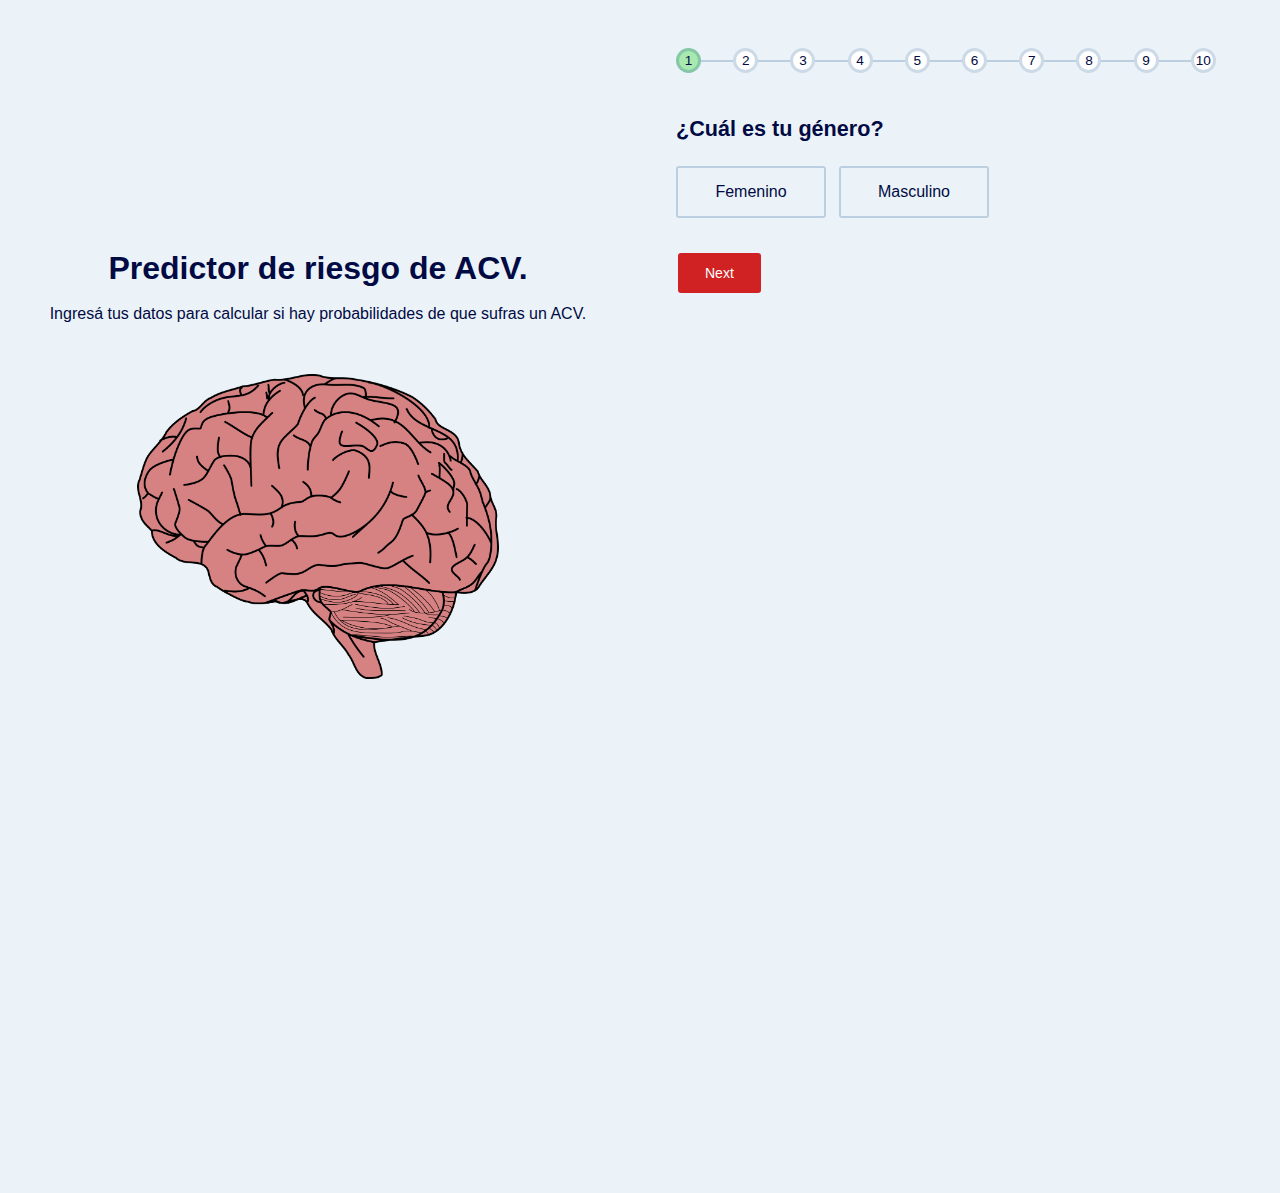
<file: web-app/templates/index.html>
<!doctype html>
<html lang="en">

<head>
  <meta charset="utf-8">
  <link rel="stylesheet" type="text/css" href="../static/styles/styles.css" />
  <title>Predicción de accidente cardiovascular</title>

</head>

<body style="background-color: rgb(87 158 209 / 12%);">


  <div class="container">
    <header class="header">
      <h1 id="title" class="header__title">Predictor de riesgo de ACV.</h1>
      <p id="description" class="header__description">
        Ingresá tus datos para calcular si hay probabilidades de que sufras un ACV.
      </p>
      <img src="../static/brain_pic.png" alt="" aria-hidden="true" class="illustration" />
    </header>
    <main class="main">
      <form action="#" method="GET" id="survey-form" class="survey" novalidate>
        <div class="progressbar" tabindex="0" role="progressbar" aria-valuemin="1" aria-valuemax="5" aria-valuenow="1">
          <span class="progressbar__step active" aria-hidden="true"></span>
          <span class="progressbar__step" aria-hidden="true"></span>
          <span class="progressbar__step" aria-hidden="true"></span>
          <span class="progressbar__step" aria-hidden="true"></span>
          <span class="progressbar__step" aria-hidden="true"></span>
          <span class="progressbar__step" aria-hidden="true"></span>
          <span class="progressbar__step" aria-hidden="true"></span>
          <span class="progressbar__step" aria-hidden="true"></span>
          <span class="progressbar__step" aria-hidden="true"></span>
          <span class="progressbar__step" aria-hidden="true"></span>
        </div>

        <section class="survey__panel survey__panel--current" aria-hidden="false" data-index="1" data-panel="firstPanel"
          data-requirement="option">
          <h2 class="survey__panel__question">
            <span class="visuallyhidden">Question 1 of 9</span>¿Cuál es tu género?
          </h2>
          <div class="survey__panel__period">
            <div class="form-group">
              <input id="gen_fem" type="radio" name="question_1" value="female" />
              <label for="gen_fem">Femenino</label>
            </div>
            <div class="form-group">
              <input id="gen_masc" type="radio" name="question_1" value="male" />
              <label for="gen_masc">Masculino</label>
            </div>
          </div>
          <p class="error-message"></p>
        </section>

        <section class="survey__panel" aria-hidden="true" data-index="2" data-panel="secondPanel"
          data-requirement="option">
          <h2 class="survey__panel__question">
            <span class="visuallyhidden">Question 2 of 9 </span>¿Sufris de hipertension?
          </h2>
          <div class="survey__panel__satisfaction">
            <div class="form-group">
              <input id="hypertension_yes" type="radio" class="radiobox" name="question_2" value="yes" />
              <label for="hypertension_yes">Sí</label>
            </div>
            <div class="form-group">
              <input id="hypertension_no" type="radio" class="radiobox" name="question_2" value="no" />
              <label for="hypertension_no">No</label>
            </div>
          </div>
          <p class="error-message"></p>
        </section>

        <section class="survey__panel" aria-hidden="true" data-index="3" data-panel="thirdPanel"
          data-requirement="checkbox">
          <h2 class="survey__panel__question">
            <span class="visuallyhidden">Question 3 of 9 </span>¿Sufris alguna enfermedad del corazón?
          </h2>
          <div class="survey__panel__hearabout">
            <div class="form-group">
              <input type="radio" class="radiobox" id="coronary_yes" name="question_3" value="yes" />
              <label for="coronary_yes">Sí</label>
            </div>
            <div class="form-group">
              <input type="radio" class="radiobox" id="coronary_no" name="question_3" value="no" />
              <label for="coronary_no">No</label>
            </div>
          </div>
          <p class="error-message"></p>
        </section>

        <section class="survey__panel" aria-hidden="true" data-index="4" data-panel="fourthPanel"
          data-requirement="option">
          <h2 class="survey__panel__question">
            <span class="visuallyhidden">Question 4 of 9 </span>¿Alguna vez estuviste casado/a?
          </h2>
          <div class="survey__panel__recommendation">
            <div class="form-group">
              <input type="radio" class="radiobox" name="question_4" id="married_no" value="no" />
              <label for="married_no">No</label>
            </div>
            <div class="form-group">
              <input type="radio" class="radiobox" name="question_4" id="married_yes" value="yes" />
              <label for="married_yes">Yes</label>
            </div>
          </div>
          <p class="error-message"></p>
        </section>

        <section class="survey__panel" aria-hidden="true" data-index="5" data-panel="fifthPanel">
          <h2 class="survey__panel__question">
            <!--
                        acá creo que debería poner otra clase para que se centre mejor pero por ahora 
                        que funcion así
                    -->
            <span class="visuallyhidden">Question 5 of 9 </span>¿Cuál es tu tipo de trabajo?
          </h2>
          <div>
            <div class="survey__panel__personaldetails">
              <div class="survey__panel__period">
                <div class="form-group">
                  <input id="work_type_children" type="radio" name="question_5" value="children" />
                  <label for="work_type_children">Niño</label>
                </div>
                <div class="survey__panel__period">
                  <div class="form-group">
                    <input id="gen_fem" type="radio" name="question_5" value="govt_job" />
                    <label for="gen_fem">Sector público</label>
                  </div>
                </div>
                <div class="survey__panel__personaldetails">
                  <div class="survey__panel__period">
                    <div class="form-group">
                      <input id="gen_fem" type="radio" name="question_5" value="never_worked" />
                      <label for="gen_fem">Sector privado</label>
                    </div>
                    <div class="survey__panel__period">
                      <div class="form-group">
                        <input id="gen_fem" type="radio" name="question_5" value="private" />
                        <label for="gen_fem">Nunca trabajé</label>
                      </div>
                    </div>
                    <div class="survey__panel__personaldetails">
                      <div class="survey__panel__period">
                        <div class="form-group">
                          <input id="gen_fem" type="radio" name="question_5" value="self_employed" />
                          <label for="gen_fem">Autonómo</label>
                        </div>
                      </div>
                    </div>
                    <p class="error-message"></p>
        </section>

        <section class="survey__panel" aria-hidden="true" data-index="6" data-panel="sixthPanel">
          <h2 class="survey__panel__question">
            <span class="visuallyhidden">Question 6 of 9 </span>¿Cuál es tu tipo de residencia?
          </h2>
          <div class="survey__panel__period">
            <div class="form-group">
              <input id="res_rural" type="radio" name="question_6" value="rural" />
              <label for="res_rural">Rural</label>
            </div>
            <div class="form-group">
              <input id="res_urb" type="radio" name="question_6" value="urban" />
              <label for="res_urb">Urbano</label>
            </div>
          </div>
          <p class="error-message"></p>
        </section>

        <section class="survey__panel" aria-hidden="true" data-index="7" data-panel="seventhPanel">
          <h2 class="survey__panel__question">
            <span class="visuallyhidden">Question 7 of 9 </span>¿Cuál es tu nivel de glucosa?
          </h2>

          <div class="survey__panel__period">

            <input class = "numericInput" id="lvl_glucosa" type="number" name="question_7" />

          </div>
          <p class="error-message"></p>
        </section>

        <section class="survey__panel" aria-hidden="true" data-index="8" data-panel="eighthPanel">
          <h2 class="survey__panel__question">
            <span class="visuallyhidden">Question 8 of 9 </span>¿Cuál es tu edad?
          </h2>
          <div class="survey__panel__period">
            <div class="form-group">
              <input class = "numericInput" id="res_rural" type="number" name="question_8" />
            </div>

          </div>
          <p class="error-message"></p>
        </section>

        <section class="survey__panel" aria-hidden="true" data-index="9" data-panel="sixthPanel">
          <h2 class="survey__panel__question">
            <span class="visuallyhidden">Question 9 of 10 </span>¿Cuál es tu peso? ¿Y altura?
          </h2>
          <div>
            <div class="survey__panel__period">
              <div class="form-group">
                <input  class = "numericInput" id="height" type="number" name="question_9_weight" placeholder="Peso en kilos" />
              </div>
            </div>
            <div>
              <div class="survey__panel__period">
                <div class="form-group">
                  <input  class = "numericInput" id="weight" type="number" name="question_9_height" placeholder="Altura en centímetros" />
                </div>

              </div>

            </div>
            <p class="error-message"></p>
        </section>

        <section class="survey__panel" aria-hidden="true" data-index="10" data-panel="tenthPanel">
          <h2 class="survey__panel__question">
            <!--
                        acá creo que debería poner otra clase para que se centre mejor pero por ahora 
                        que funcion así
                    -->
            <span class="visuallyhidden">Question 10 of 10 </span>¿Qué tan frecuentemente fumas?
          </h2>
          <div>
            <div class="survey__panel__personaldetails">
              <div class="survey__panel__period">
                <div class="form-group">
                  <input id="smokes_never" type="radio" name="question_10" value="never smoked" />
                  <label for="smokes_never">Nunca Fumé </label>
                </div>
                <div class="survey__panel__period">
                  <div class="form-group">
                    <input id="smokes_formerly" type="radio" name="question_10" value="formerly smoked" />
                    <label for="smokes_formerly">Fumé, pero ya no</label>
                  </div>
                </div>
                <div class="survey__panel__personaldetails">
                  <div class="survey__panel__period">
                    <div class="form-group">
                      <input id="smokes" type="radio" name="question_10" value="smokes" />
                      <label for="smokes">Actualmente fumo</label>
                    </div>
                  </div>
                </div>
                <p class="error-message"></p>
        </section>

        <section class="survey__panel" aria-hidden="true" data-index="11" data-panel="finalPanel" name="final">
          <h2 class="survey__panel__question">
            <span class="visuallyhidden">Respuesta </span>¿Pertenecés a un grupo de riesgo?
          </h2>
          <p>
            Sos riesgoso
          </p>
          <p class="error-message"></p>
        </section>




        <div class="form-buttons">
          <button class="button" type="button" name="prev" disabled="disabled" aria-label="Previous" aria-hidden="true">
            Prev
          </button>
          <button class="button" type="button" name="next" aria-label="Next" aria-hidden="false">Next</button>
          <button class="button" type="submit" id="submit" name="submit" disabled="disabled" aria-hidden="true">
            Submit
          </button>
        </div>
      </form>
      <div class="hidden" id="response" aria-hidden="true">
        <h2 id= "textResponse"></h2>
      </div>
    </main>
  </div>

  <!-- <script src="https://cdn.freecodecamp.org/testable-projects-fcc/v1/bundle.js"></script> -->
  <script src = "../static/questions.js"></script>
  <script src = "../static/changingHTML.js"></script>


</body>



</html>


<!--

    1. Aparezcan en la pantalla todas las variables a considerar
    2. Mandar datos del front al back 
        2.1 back recibe los datos 
        2.2 back manda datos a la api 
    3. responder el resultado a la consulta
    4. cambiar el diseño de la pantalla EN FUNCIÓN del resultado en 3 
    5. dejar linda la pagina :P


-->
</file>
<file: web-app/static/styles/styles.css>
*,
*::before,
*::after {
  box-sizing: border-box;
}

:root {
  --darkBlue: #010a43;
  --lightGreen: #a7e9af;
  --whiteClr: #fff;
  --lightBlue: rgba(0, 64, 128, 0.2);
  --intenseBlue: #46b3e6;
}

:focus {
  outline: 2px solid #f8dc88;
}

html {
  line-height: 1.15;
  -webkit-text-size-adjust: 100%;
}

body {
  min-height: 100vh;
  margin: 0;
  padding: 1rem;
  font-family: "Roboto", sans-serif;
  color: var(--darkBlue);
  background-color: #fdfdfd;
}

.container {
  min-height: 100vh;
  display: grid;
  grid-gap: 40px;
  align-content: center;
}

.main {
  display: block;
  align-self: start;
  height:100vh;
}

button,
input,
select,
textarea {
  font-family: inherit;
  font-size: 100%;
  line-height: 1.15;
  margin: 0;
}

button,
input {
  overflow: visible;
}

button,
select {
  text-transform: none;
}

button,
[type="button"],
[type="submit"] {
  -webkit-appearance: button;
}

button::-moz-focus-inner,
[type="button"]::-moz-focus-inner,
[type="submit"]::-moz-focus-inner {
  border-style: none;
  padding: 0;
}

button:-moz-focusring,
[type="button"]:-moz-focusring,
[type="submit"]:-moz-focusring {
  outline: 1px dotted ButtonText;
}

[type="checkbox"],
[type="radio"] {
  box-sizing: border-box;
  padding: 0;
}

[type="number"]::-webkit-inner-spin-button,
[type="number"]::-webkit-outer-spin-button {
  height: auto;
}


.header {
  align-self: center;
  text-align: center;
}

.header__title {
  margin: 0;
  font-size: 2em;
  line-height: 1.2;
}

.header__description {
  margin-bottom: 3rem;
  font-size: 1em;
  line-height: 1.4;
}

main.submission {
  align-self: center;
  justify-self: center;
}

h2.submission {
  text-align: center;
}

.illustration {
  width: 60%;
  border-style: none;
}

label {
  cursor: pointer;
}

@media (min-width: 700px) {
  .container {
    grid-template-columns: 1fr 1fr;
    max-width: 1400px;
    margin: 0 auto;
    align-items: center;
  }

  .header,
  .main {
    grid-row: 1;
  }
}

.progressbar {
  margin: 2rem 1rem 2rem;
  display: flex;
  flex-direction: row;
  justify-content: space-between;
  counter-reset: list;
  height: 20px;
}

.progressbar__step {
  position: relative;
  width: 20%;
  line-height: 1.4;
}

.progressbar__step.active:before {
  background-color: var(--lightGreen);
}

.progressbar__step:nth-child(n+2)::after {
  content: "";
  position: absolute;
  left: -100%;
  top: 12px;
  z-index: -1;
  width: 100%;
  height: 2px;
  background-color: var(--lightBlue);
}

.progressbar__step.active:nth-child(n+2)::after {
  background-color: var(--lightGreen);
}

.progressbar__step:before {
  counter-increment: list;
  content: counter(list);
  position: absolute;
  display: block;
  width: 25px;
  height: 25px;
  font-size: 0.85rem;
  background-color: var(--whiteClr);
  text-align: center;
  border: 3px solid var(--lightBlue);
  border-radius: 100%;
}

.survey {
  display: flex;
  flex-direction: column;
}

.survey__panel {
  display: none;
  padding: 1rem;
}

.survey__panel--current {
  display: block;
}

.survey__panel__question {
  margin: 0 0 1.5rem;
  font-size: 1.35em;
  line-height: 1.2;
}

.survey__panel strong {
  --darkGrey: #4b4b4b;
  display: block;
  margin-bottom: 0.3rem;
  font-weight: normal;
  font-size: 0.95rem;
  color: var(--darkGrey);
}

.error-message {
  --errClr: #b80d57;
  height: 14px;
  margin-bottom: 0;
  margin-top: 5px;
  font-size: 0.85rem;
  color: var(--errClr);
}

[role="alert"] {
  display: block;
}

input::-webkit-outer-spin-button,
input::-webkit-inner-spin-button {
  -webkit-appearance: none;
  margin: 0;
}
.survey__panel__period {
  display: grid;
  grid-gap: 13px;
  grid-template-columns: repeat(2, 150px);
}

.survey__panel__period [type="radio"] {
  opacity: 0;
  display: block;
  width: 150px;
  height: 50px;
  position: absolute;
  z-index: 1;
  cursor: pointer;
}

.survey__panel__period label {
  display: inline-block;
  position: relative;
  width: 150px;
  padding: 15px 30px;
  border: 2px solid var(--lightBlue);
  text-align: center;
  border-radius: 3px;
}

.survey__panel__period label:hover,
.survey__panel__period [type="radio"]:checked + label {
  border-color: var(--intenseBlue);
  background: aliceblue;
}

.review__period [type="radio"]:checked + label {
  border: var(--intenseBlue);
}

.radiobox,
.radiobox:checked,
.radiobox:not(:checked),
.checkbox,
.checkbox:not(:checked) {
  opacity: 0;
}

.radiobox:checked + label,
.radiobox:not(:checked) + label,
.checkbox:checked + label,
.checkbox:not(:checked) + label {
  position: relative;
  padding-left: 30px;
}

.radiobox:checked + label:before,
.radiobox:not(:checked) + label:before,
.checkbox:checked + label:before,
.checkbox:not(:checked) + label:before {
  content: "";
  position: absolute;
  left: 0;
  top: 0;
  width: 18px;
  height: 18px;
  border: 1px solid #ddd;
  border-radius: 100%;
  background-color: var(--whiteClr);
}

.radiobox:checked + label:after,
.radiobox:not(:checked) + label:after {
  content: "";
  width: 8px;
  height: 8px;
  background-color: var(--intenseBlue);
  position: absolute;
  left: 5px;
  top: 5px;
  border-radius: 100%;
  transition: transform 0.2s cubic-bezier(0.785, 0.135, 0.15, 0.86),
    opacity 0.2s cubic-bezier(0.785, 0.135, 0.15, 0.86);
}

.radiobox:not(:checked) + label:after,
.checkbox:not(:checked) + label:after {
  opacity: 0;
  transform: scale(0);
}

.radiobox:checked + label:after,
.checkbox:checked + label:after {
  opacity: 1;
  transform: scale(1);
}

.survey__panel__satisfaction label,
.survey__panel__recommendation label,
.survey__panel__personaldetails label,
.survey__panel__hearabout label {
  line-height: 2;
}

.form-group-textarea {
  margin-top: 1rem;
}

.form-group-textarea label {
  display: block;
  font-size: 0.95rem;
}

.form-group-textarea textarea {
  padding: 10px;
  overflow: auto;
  font-size: 0.9rem;
  display: block;
  border: 2px solid var(--lightBlue);
  font-family: inherit;
  width: 100%;
  resize: vertical;
  min-height: 100px;
  max-width: 300px;
  color: var(--darkBlue);
  -webkit-appearance: none;
}

.survey__panel .radiobox {
  margin-left: 10px;
}

.checkbox:checked + label:before,
.checkbox:not(:checked) + label:before {
  border-radius: 0;
}

.checkbox:checked + label:before {
  background-color: var(--intenseBlue);
}

.checkbox:checked + label:after,
.checkbox:not(:checked) + label:after {
  content: "";
  position: absolute;
  left: 4px;
  top: 7px;
  width: 2px;|
  height: 2px;
  background-color: var(--whiteClr);
  box-shadow: 2px 0 0 var(--whiteClr), 4px 0 0 var(--whiteClr),
    4px -2px 0 var(--whiteClr), 4px -4px 0 var(--whiteClr),
    4px -6px 0 var(--whiteClr), 4px -8px 0 var(--whiteClr);
  transform: rotate(45deg);
  transition: transform 0.2s cubic-bezier(0.785, 0.135, 0.15, 0.86),
    opacity 0.2s cubic-bezier(0.785, 0.135, 0.15, 0.86),
    background-color 0.2s cubic-bezier(0.785, 0.135, 0.15, 0.86);
}

.survey__panel__personaldetails .form-group {
  margin: 2rem 0;
}

.survey__panel__personaldetails .name,
.survey__panel__personaldetails .email,
.survey__panel__personaldetails .age {
  display: block;
  font-size: 0.95rem;
}

.survey__panel__personaldetails [name="name"],
.survey__panel__personaldetails [name="email"],
.survey__panel__personaldetails [name="country"] {
  width: 100%;
  padding: 0.6rem 0.75rem;
  border: 2px solid var(--lightBlue);
  max-width: 300px;
  -webkit-appearance: none;
}

.survey__panel__personaldetails [name="age"] {
  padding: 0.6rem 0.75rem;
  border: 2px solid var(--lightBlue);
  -webkit-appearance: none;
}

.form-buttons {
  display: flex;
  max-width: 400px;
  margin-left: 10px;
  margin-top: auto;
}

.button {
  --btnClr: #d02222;
  display: inline-block;
  padding: 10px 25px;
  background-color: var(--btnClr);
  color: var(--whiteClr);
  border: 2px solid var(--btnClr);
  border-radius: 3px;
  font-size: 0.875rem;
  font-family: inherit;
  cursor: pointer;
}

button[disabled] {
  display: none;
}

.button {
  margin: 0 0.5rem;
}

.button:hover {
  --btnHoverClr: #f45d5d;
  background-color: var(--btnHoverClr);
  border-color: var(--btnHoverClr);
}

.visuallyhidden {
  border: 0;
  clip: rect(0 0 0 0);
  height: 1px;
  margin: -1px;
  overflow: hidden;
  padding: 0;
  position: absolute;
  white-space: nowrap;
  width: 1px;
}

.hidden{
  display: none
}

#response{
  display: flex;
    align-items: center;
    flex-direction: column;
    justify-content: center;
    height: 100%;
}

.numericInput {
  display: inline-block;
  position: relative;
  padding: 15px 30px;
  border: 2px solid var(--lightBlue);
  text-align: left;
  border-radius: 10px;
  margin-bottom: 10px;
}
</file>
